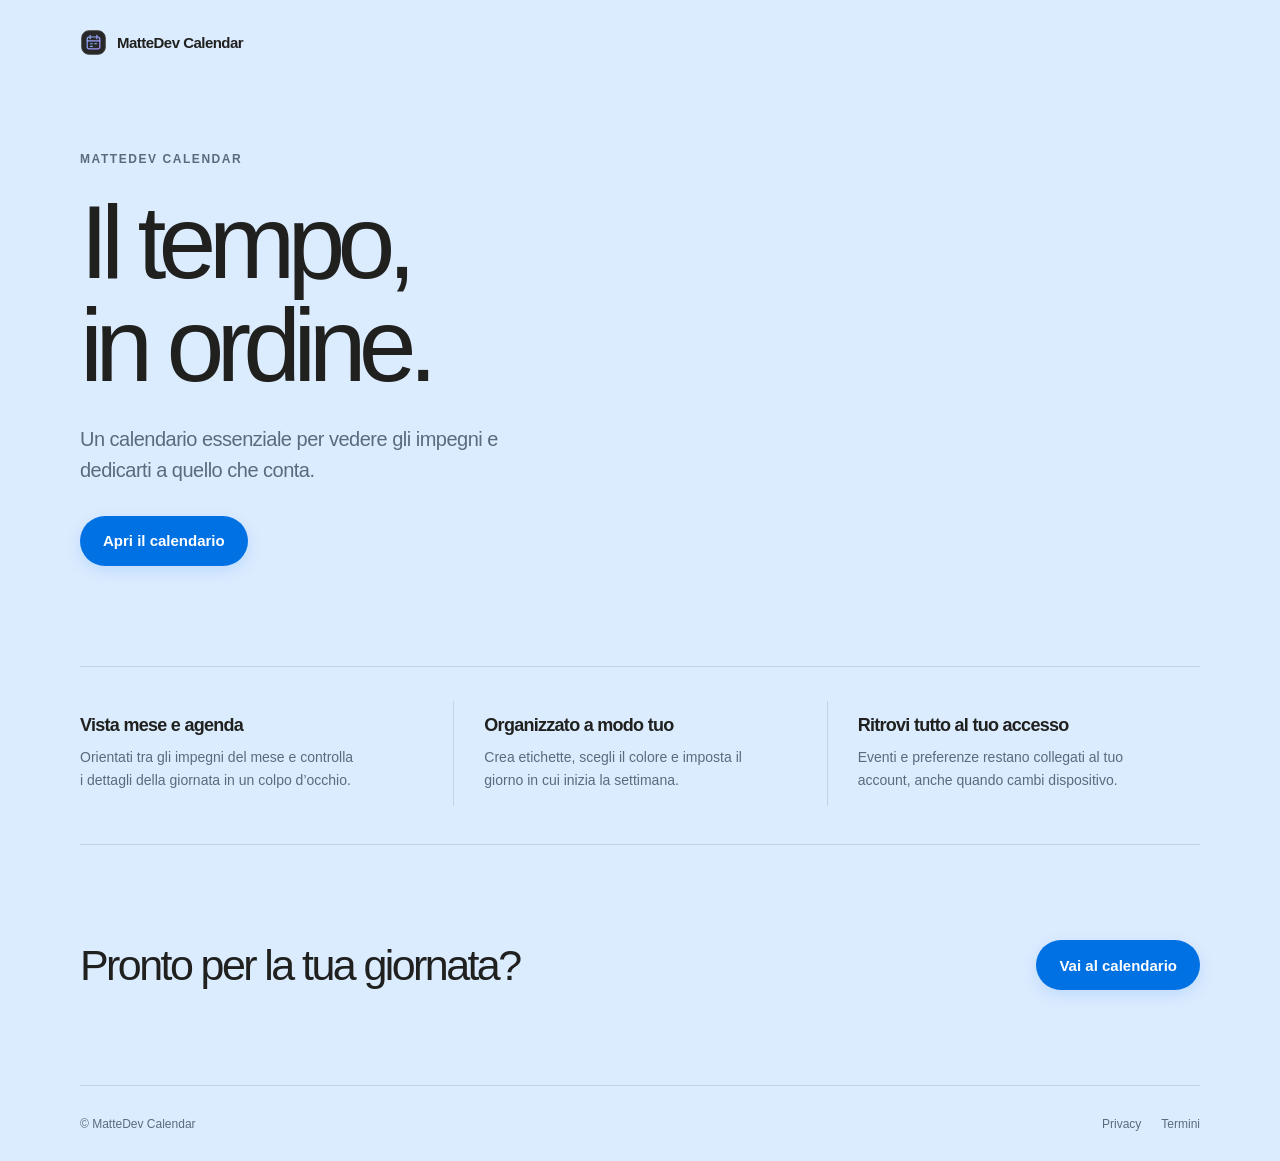
<file: index.html>
<!doctype html>
<html lang="it">
  <head>
    <meta charset="UTF-8">
    <meta name="viewport" content="width=device-width, initial-scale=1">
    <meta name="description" content="Un calendario semplice per tenere sotto controllo impegni ed eventi.">
    <meta name="theme-color" content="#dcecff" media="(prefers-color-scheme: light)">
    <meta name="theme-color" content="#101f33" media="(prefers-color-scheme: dark)">
    <title>MatteDev Calendar — Il tempo, in ordine</title>
    <link rel="icon" type="image/svg+xml" href="assets/calendar-icon.svg">
    <style>
      :root {
        color-scheme: light dark;
        --background: #dcecff;
        --text: #20211f;
        --muted: #596b7d;
        --line: #bfd3ec;
        --accent: #0071e3;
        --accent-hover: #0066cc;
        font-family: -apple-system, BlinkMacSystemFont, "SF Pro Display", "Inter", "Segoe UI", sans-serif;
        font-synthesis: none;
        text-rendering: optimizeLegibility;
        -webkit-font-smoothing: antialiased;
        -moz-osx-font-smoothing: grayscale;
      }

      * {
        box-sizing: border-box;
      }

      body {
        min-width: 320px;
        margin: 0;
        background: var(--background);
        color: var(--text);
      }

      a {
        color: inherit;
      }

      a:focus-visible {
        outline: 3px solid var(--accent);
        outline-offset: 4px;
      }

      .page {
        width: min(100% - 48px, 1120px);
        margin: 0 auto;
      }

      .site-header {
        display: flex;
        align-items: center;
        min-height: 84px;
      }

      .brand {
        display: inline-flex;
        align-items: center;
        gap: 10px;
        text-decoration: none;
        font-size: 15px;
        font-weight: 550;
        letter-spacing: -0.035em;
      }

      .brand img {
        display: block;
        width: 27px;
        height: 27px;
      }

      .brand strong {
        font-weight: 650;
      }

      .hero {
        display: grid;
        min-height: 570px;
        align-content: center;
        justify-items: start;
        padding: 68px 0 100px;
        animation: arrive 650ms ease-out both;
      }

      .eyebrow {
        margin: 0 0 25px;
        color: var(--muted);
        font-size: 12px;
        font-weight: 600;
        letter-spacing: 0.13em;
        text-transform: uppercase;
      }

      h1 {
        max-width: 820px;
        margin: 0;
        font-size: clamp(56px, 10vw, 104px);
        font-weight: 450;
        letter-spacing: -0.075em;
        line-height: 0.99;
      }

      .hero-copy {
        max-width: 470px;
        margin: 27px 0 30px;
        color: var(--muted);
        font-size: clamp(17px, 2vw, 20px);
        letter-spacing: -0.025em;
        line-height: 1.55;
      }

      .button {
        display: inline-flex;
        min-height: 50px;
        align-items: center;
        justify-content: center;
        padding: 0 23px;
        border-radius: 999px;
        background: var(--accent);
        box-shadow: 0 5px 16px rgb(0 113 227 / 14%);
        color: #fff;
        font-size: 15px;
        font-weight: 550;
        text-decoration: none;
        transition: background-color 160ms ease, transform 160ms ease;
      }

      .button:hover {
        transform: translateY(-1px);
        background: var(--accent-hover);
      }

      .benefits {
        display: grid;
        grid-template-columns: repeat(3, minmax(0, 1fr));
        gap: 0;
        padding: 34px 0 38px;
        border-top: 1px solid var(--line);
        border-bottom: 1px solid var(--line);
      }

      .benefit {
        padding: 14px 30px 14px 0;
      }

      .benefit + .benefit {
        padding-left: 30px;
        border-left: 1px solid var(--line);
      }

      .benefit h2 {
        margin: 0 0 10px;
        font-size: 18px;
        font-weight: 550;
        letter-spacing: -0.04em;
      }

      .benefit p {
        max-width: 280px;
        margin: 0;
        color: var(--muted);
        font-size: 14px;
        line-height: 1.65;
      }

      .closing {
        display: flex;
        min-height: 240px;
        align-items: center;
        justify-content: space-between;
        gap: 32px;
        padding: 55px 0;
      }

      .closing h2 {
        margin: 0;
        font-size: clamp(30px, 5vw, 43px);
        font-weight: 450;
        letter-spacing: -0.06em;
      }

      .site-footer {
        display: flex;
        min-height: 76px;
        align-items: center;
        justify-content: space-between;
        gap: 16px;
        border-top: 1px solid var(--line);
        color: var(--muted);
        font-size: 12px;
      }

      .footer-links {
        display: flex;
        gap: 20px;
      }

      .footer-links a {
        text-decoration: none;
      }

      .footer-links a:hover {
        color: var(--text);
      }

      @keyframes arrive {
        from {
          opacity: 0;
          transform: translateY(10px);
        }
        to {
          opacity: 1;
          transform: translateY(0);
        }
      }

      @media (max-width: 680px) {
        .page {
          width: min(100% - 40px, 500px);
        }

        .site-header {
          min-height: 70px;
        }

        .hero {
          min-height: 490px;
          padding: 70px 0 90px;
        }

        .benefits {
          grid-template-columns: 1fr;
          padding: 12px 0;
        }

        .benefit,
        .benefit + .benefit {
          padding: 22px 0;
          border-left: 0;
        }

        .benefit + .benefit {
          border-top: 1px solid var(--line);
        }

        .closing {
          min-height: 0;
          align-items: flex-start;
          flex-direction: column;
          gap: 22px;
          padding: 60px 0;
        }

        .site-footer {
          align-items: flex-start;
          flex-direction: column;
          justify-content: center;
          padding: 20px 0;
        }
      }

      @media (prefers-color-scheme: dark) {
        :root {
          --background: #101f33;
          --text: #f1f2ed;
          --muted: #a9bad0;
          --line: #2b3e57;
          --accent: #0a84ff;
          --accent-hover: #409cff;
        }

        .button {
          color: #111710;
        }
      }

      @media (prefers-reduced-motion: reduce) {
        *,
        *::before,
        *::after {
          scroll-behavior: auto !important;
          animation-duration: 0.01ms !important;
          animation-iteration-count: 1 !important;
          transition-duration: 0.01ms !important;
        }
      }
    </style>
  </head>
  <body>
    <div class="page">
      <header class="site-header">
        <a class="brand" href="./" aria-label="MatteDev Calendar, pagina iniziale">
          <img src="assets/calendar-icon.svg" alt="">
          <span>MatteDev <strong>Calendar</strong></span>
        </a>
      </header>

      <main>
        <section class="hero" aria-labelledby="hero-title">
          <p class="eyebrow">MatteDev Calendar</p>
          <h1 id="hero-title">Il tempo,<br>in ordine.</h1>
          <p class="hero-copy">Un calendario essenziale per vedere gli impegni e dedicarti a quello che conta.</p>
          <a class="button" href="login/index.html?app=MatteDev%20Calendar">Apri il calendario</a>
        </section>

        <section class="benefits" aria-label="Cosa puoi fare">
          <article class="benefit">
            <h2>Vista mese e agenda</h2>
            <p>Orientati tra gli impegni del mese e controlla i dettagli della giornata in un colpo d’occhio.</p>
          </article>
          <article class="benefit">
            <h2>Organizzato a modo tuo</h2>
            <p>Crea etichette, scegli il colore e imposta il giorno in cui inizia la settimana.</p>
          </article>
          <article class="benefit">
            <h2>Ritrovi tutto al tuo accesso</h2>
            <p>Eventi e preferenze restano collegati al tuo account, anche quando cambi dispositivo.</p>
          </article>
        </section>

        <section class="closing" aria-labelledby="closing-title">
          <h2 id="closing-title">Pronto per la tua giornata?</h2>
          <a class="button" href="login/index.html?app=MatteDev%20Calendar">Vai al calendario</a>
        </section>
      </main>

      <footer class="site-footer">
        <span>© MatteDev Calendar</span>
        <nav class="footer-links" aria-label="Informazioni legali">
          <a href="https://privacy.mattedev.com/privacy.html" target="_blank" rel="noopener noreferrer">Privacy</a>
          <a href="https://privacy.mattedev.com/terms.html" target="_blank" rel="noopener noreferrer">Termini</a>
        </nav>
      </footer>
    </div>
  </body>
</html>
</file>
